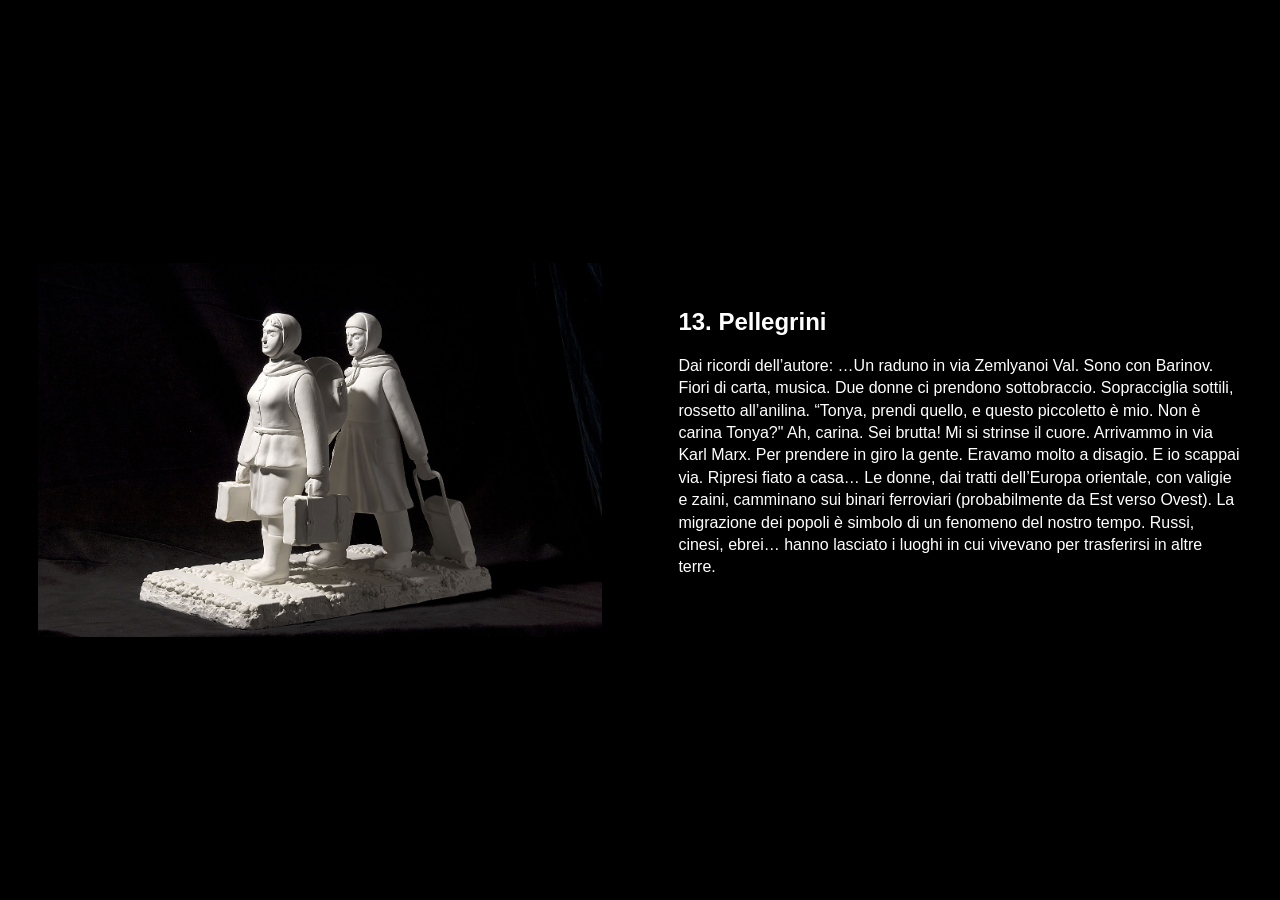
<file: sculpture-descriptions/13.html>
﻿<!DOCTYPE html>
<html lang="it">
<head>
    <meta charset="UTF-8">
    <meta name="viewport" content="width=device-width, initial-scale=1.0">
    <title>Sculpture description</title>
	
    <link rel="stylesheet" href="style-sc.css">
	
</head>

<body oncontextmenu="return false;">
<script>document.oncontextmenu = function() { return false; };</script>

    <div class="page">
        <!-- Левая половина - картинка -->
        <div class="image-side">
            <img src="13.jpg" class="content-image">
        </div>
        
        <!-- Правая половина - текст -->
        <div class="text-side">
            <div class="text-content">
                <h1>13. Pellegrini</h1>
                <p>
				
				Dai ricordi dell’autore: …Un raduno in via Zemlyanoi Val. Sono con Barinov. Fiori di carta, musica. Due donne ci prendono sottobraccio. Sopracciglia sottili, rossetto all’anilina. “Tonya, prendi quello, e questo piccoletto è mio. Non è carina Tonya?"  Ah, carina. Sei brutta! Mi si strinse il cuore. Arrivammo in via Karl Marx. Per prendere in giro la gente. Eravamo molto a disagio. E io scappai via. Ripresi fiato a casa…
Le donne, dai tratti dell’Europa orientale, con valigie e zaini, camminano sui binari ferroviari (probabilmente da Est verso Ovest). La migrazione dei popoli è simbolo di un fenomeno del nostro tempo. Russi, cinesi, ebrei… hanno lasciato i luoghi in cui vivevano per trasferirsi in altre terre.

</p>
            </div>
        </div>
    </div>
</body>
</html>
</file>
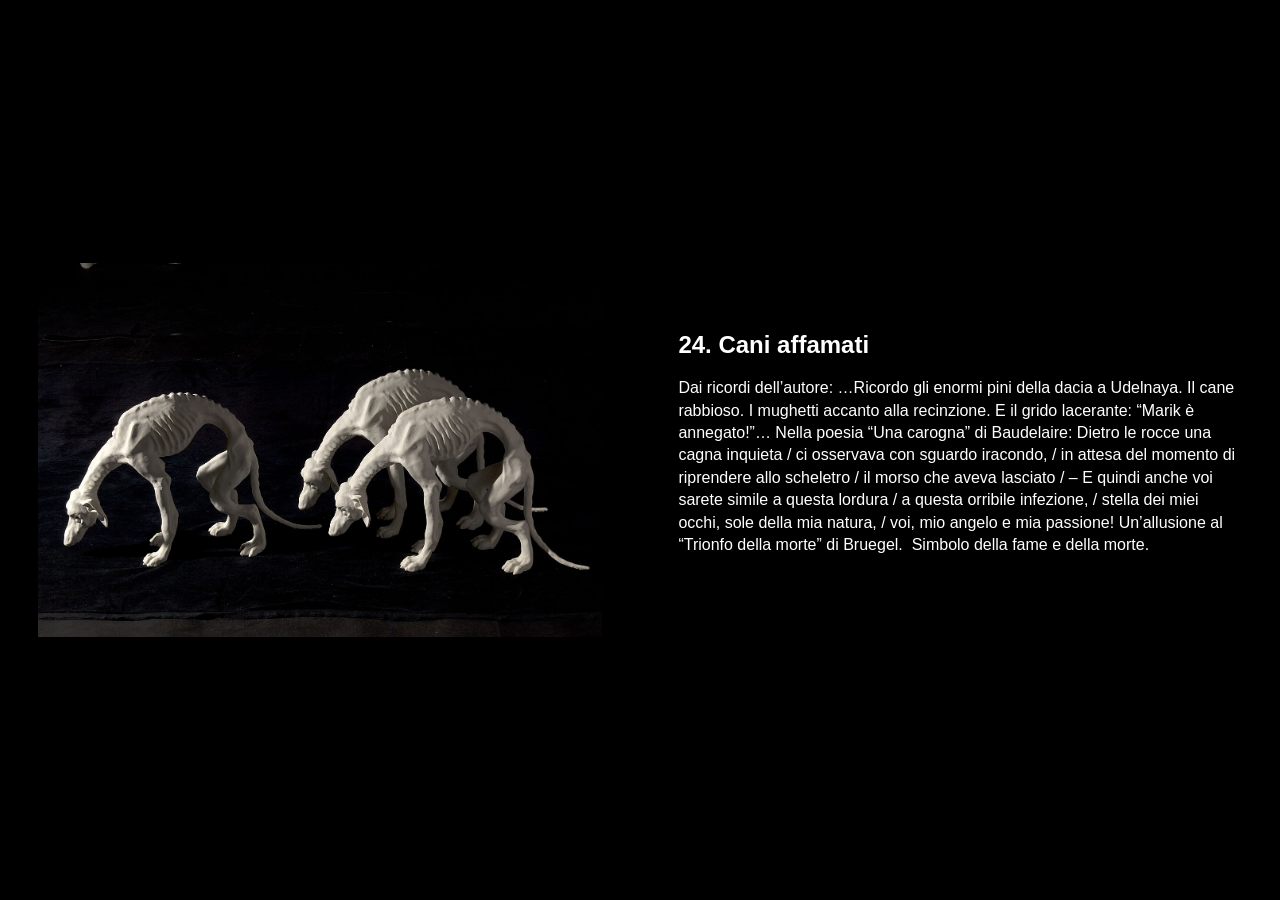
<file: sculpture-descriptions/24.html>
﻿<!DOCTYPE html>
<html lang="it">
<head>
    <meta charset="UTF-8">
    <meta name="viewport" content="width=device-width, initial-scale=1.0">
    <title>Sculpture description</title>
	
    <link rel="stylesheet" href="style-sc.css">
	
</head>

<body oncontextmenu="return false;">
<script>document.oncontextmenu = function() { return false; };</script>

    <div class="page">
        <!-- Левая половина - картинка -->
        <div class="image-side">
            <img src="24.jpg" class="content-image">
        </div>
        
        <!-- Правая половина - текст -->
        <div class="text-side">
            <div class="text-content">
                <h1>24. Cani affamati</h1>
                <p>
				
Dai ricordi dell’autore: …Ricordo gli enormi pini della dacia a Udelnaya. Il cane rabbioso. I mughetti accanto alla recinzione. E il grido lacerante: “Marik è annegato!”…
Nella poesia “Una carogna” di Baudelaire: Dietro le rocce una cagna inquieta / ci osservava con sguardo iracondo, / in attesa del momento di riprendere allo scheletro / il morso che aveva lasciato / – E quindi anche voi sarete simile a questa lordura / a questa orribile infezione, / stella dei miei occhi, sole della mia natura, / voi, mio angelo e mia passione!
Un’allusione al “Trionfo della morte” di Bruegel. 
Simbolo della fame e della morte.

</p>
            </div>
        </div>
    </div>
</body>
</html>
</file>
<file: sculpture-descriptions/style-sc.css>
* {
    margin: 0;
    padding: 0;
    box-sizing: border-box;
}

body {
    width: 100%;           /* меняем с 1920px */
    min-width: 100%;       /* добавляем */
    height: auto;          /* меняем с 1080px */
    min-height: 100vh;     /* добавляем */
    overflow-x: hidden;
    overflow-y: auto;      /* разрешаем вертикальную прокрутку */
    font-family: Arial, sans-serif;
    background-color: var(--bg-color);
}

.page {
    position: relative;
    width: 100%;
    min-height: 100vh;     /* меняем height на min-height */
    display: flex;
    flex-direction: row;   /* явно указываем */
}

/* === ЛЕВАЯ ПОЛОВИНА С КАРТИНКОЙ === */
.image-side {
    position: relative;
    width: 50%;
    min-height: 100vh;     /* добавляем */
    padding: 5%;
    display: flex;
    align-items: center;
    justify-content: center;
}

.content-image {
    max-width: 100%;
    max-height: 90vh;      /* ограничиваем, чтобы не вылезало */
    width: auto;
    height: auto;
    object-fit: contain;
}

/* === ПРАВАЯ ПОЛОВИНА С ТЕКСТОМ === */
.text-side {
    width: 50%;
    min-height: 100vh;     /* добавляем */
    padding: 5%;
    color: white;
    display: flex;
    flex-direction: column;
    justify-content: center;
}

.text-content {
    width: 100%;
    font-size: 2rem;
    line-height: 1.4;
    overflow-y: auto;      /* оставляем для длинного текста */
    max-height: 90vh;
}


/* Стили для заголовка */
.text-content h1 {
    font-size: 3rem;
    margin-bottom: 1rem;
}

/* Стили для абзацев */
.text-content p {
    margin-bottom: 1rem;
}

/* === ПЕРЕМЕННЫЕ ДЛЯ ЛЁГКОГО РЕДАКТИРОВАНИЯ === */
:root {
    /* Отступы (можно менять здесь) */
    --padding: 5%;
    
    /* Цвет текста */
    --text-color: white;
    
    /* Размеры шрифта */
    --font-size-base: 2rem;
    --font-size-h1: 3rem;
    
    /* Фон */
	--bg-color: black;
}

/* Применение переменных */
.image-side {
    padding: var(--padding);
}

.text-side {
    padding: var(--padding);
    color: var(--text-color);
}

.text-content {
    font-size: var(--font-size-base);
}

.text-content h1 {
    font-size: var(--font-size-h1);
}

body {
    background-color: var(--bg-color);
}



/* Дополнительные стили для отображения в Fancybox */

/* Адаптация под iframe */
@media (max-width: 800px) {
    .page {
        flex-direction: column;
    }
    
    .image-side,
    .text-side {
        width: 100%;
        padding: 3%;
    }
    
    .text-content {
        font-size: 1.2rem;
    }
    
    .text-content h1 {
        font-size: 1.8rem;
    }
}

/* Для отображения в Fancybox */
:root {
    --padding: 3%;
    --font-size-base: 1rem;
    --font-size-h1: 1.5rem;
}

/* Улучшаем читаемость при маленьком размере */
.text-content {
    overflow-y: auto;
    max-height: 80vh;
}
</file>
